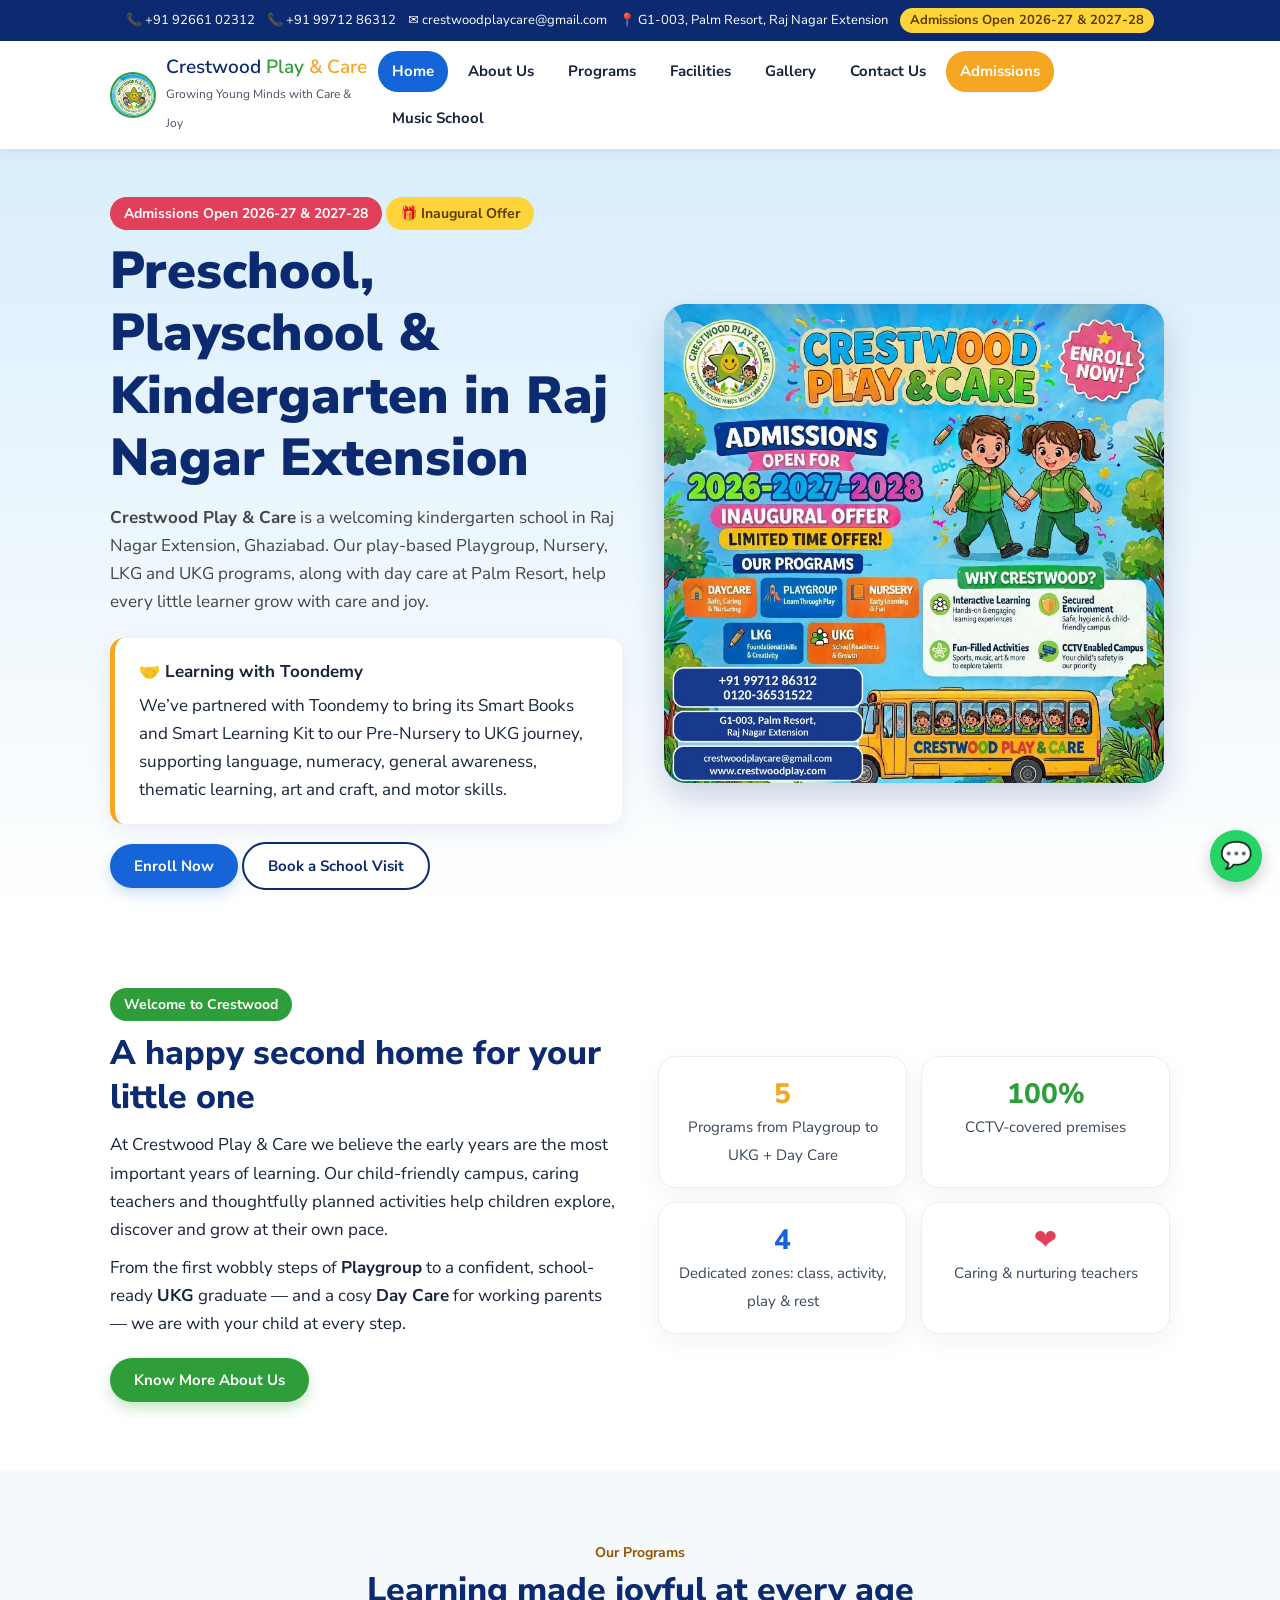
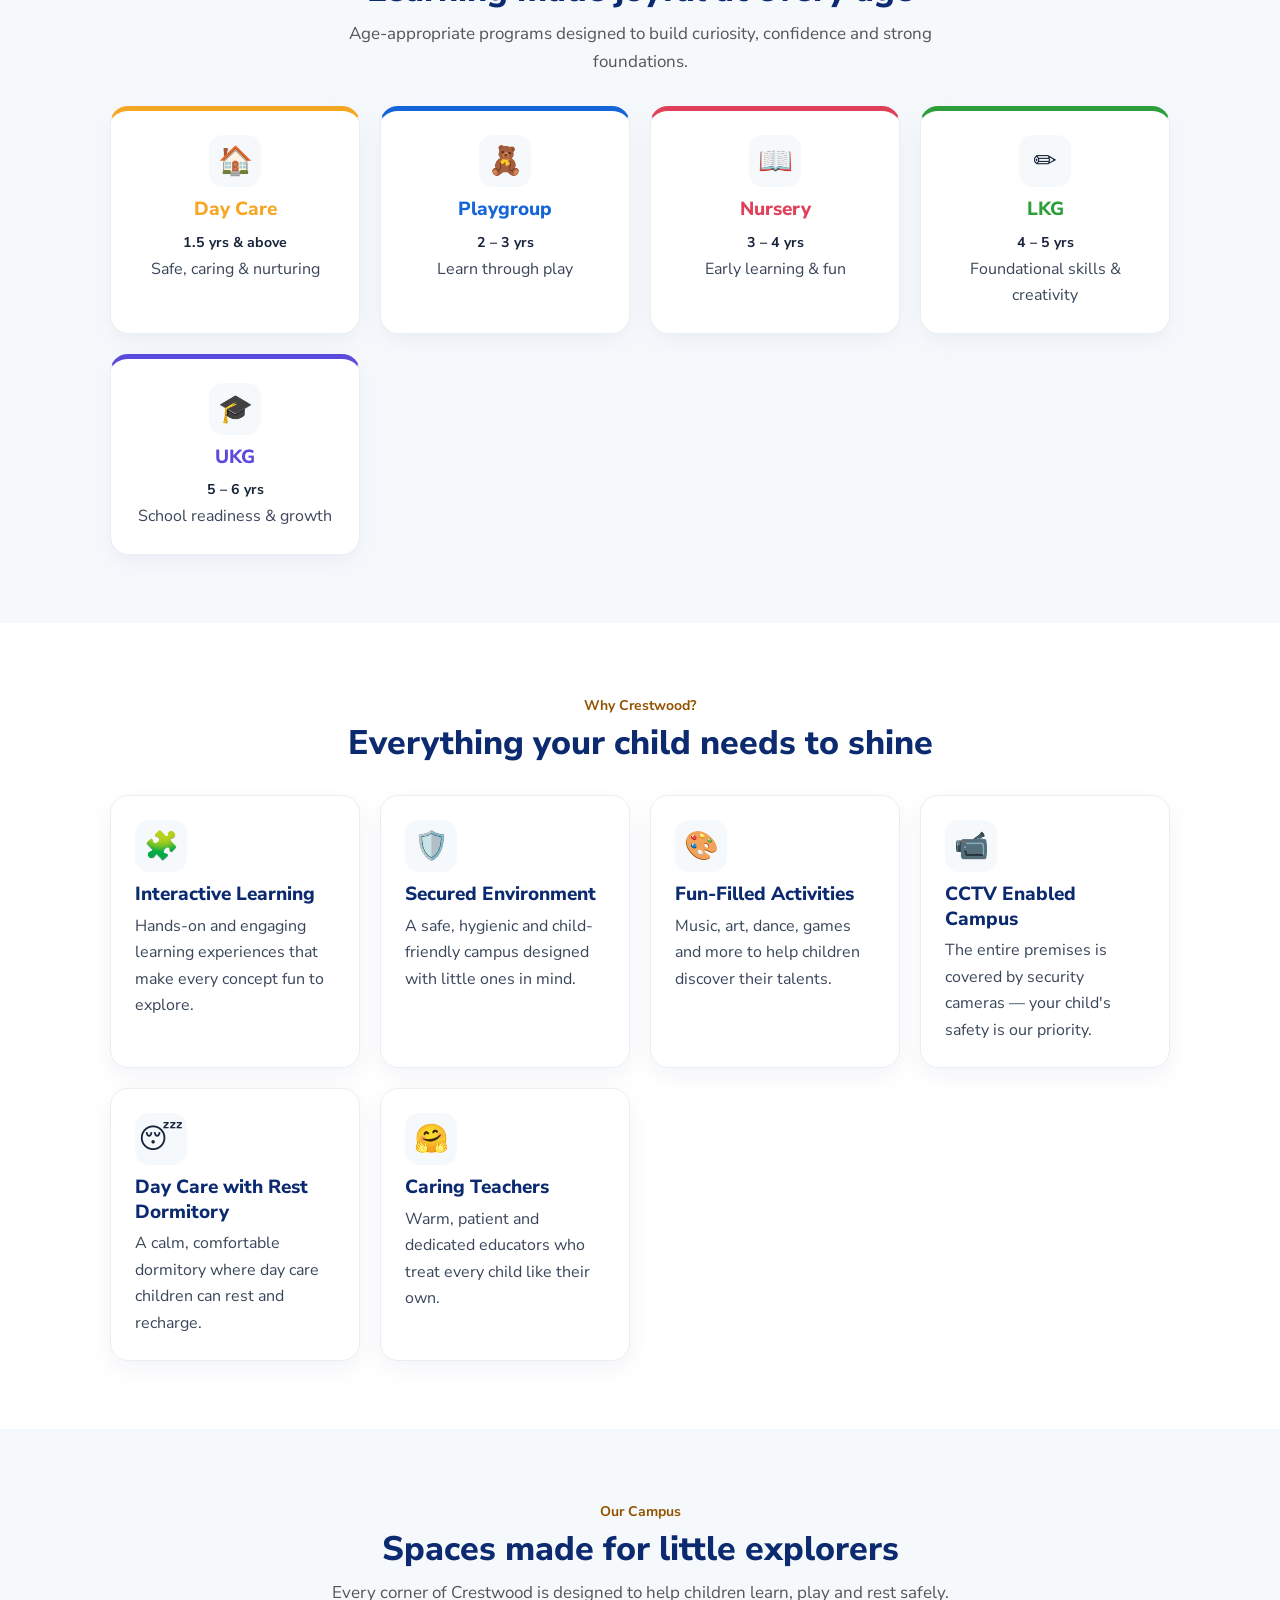
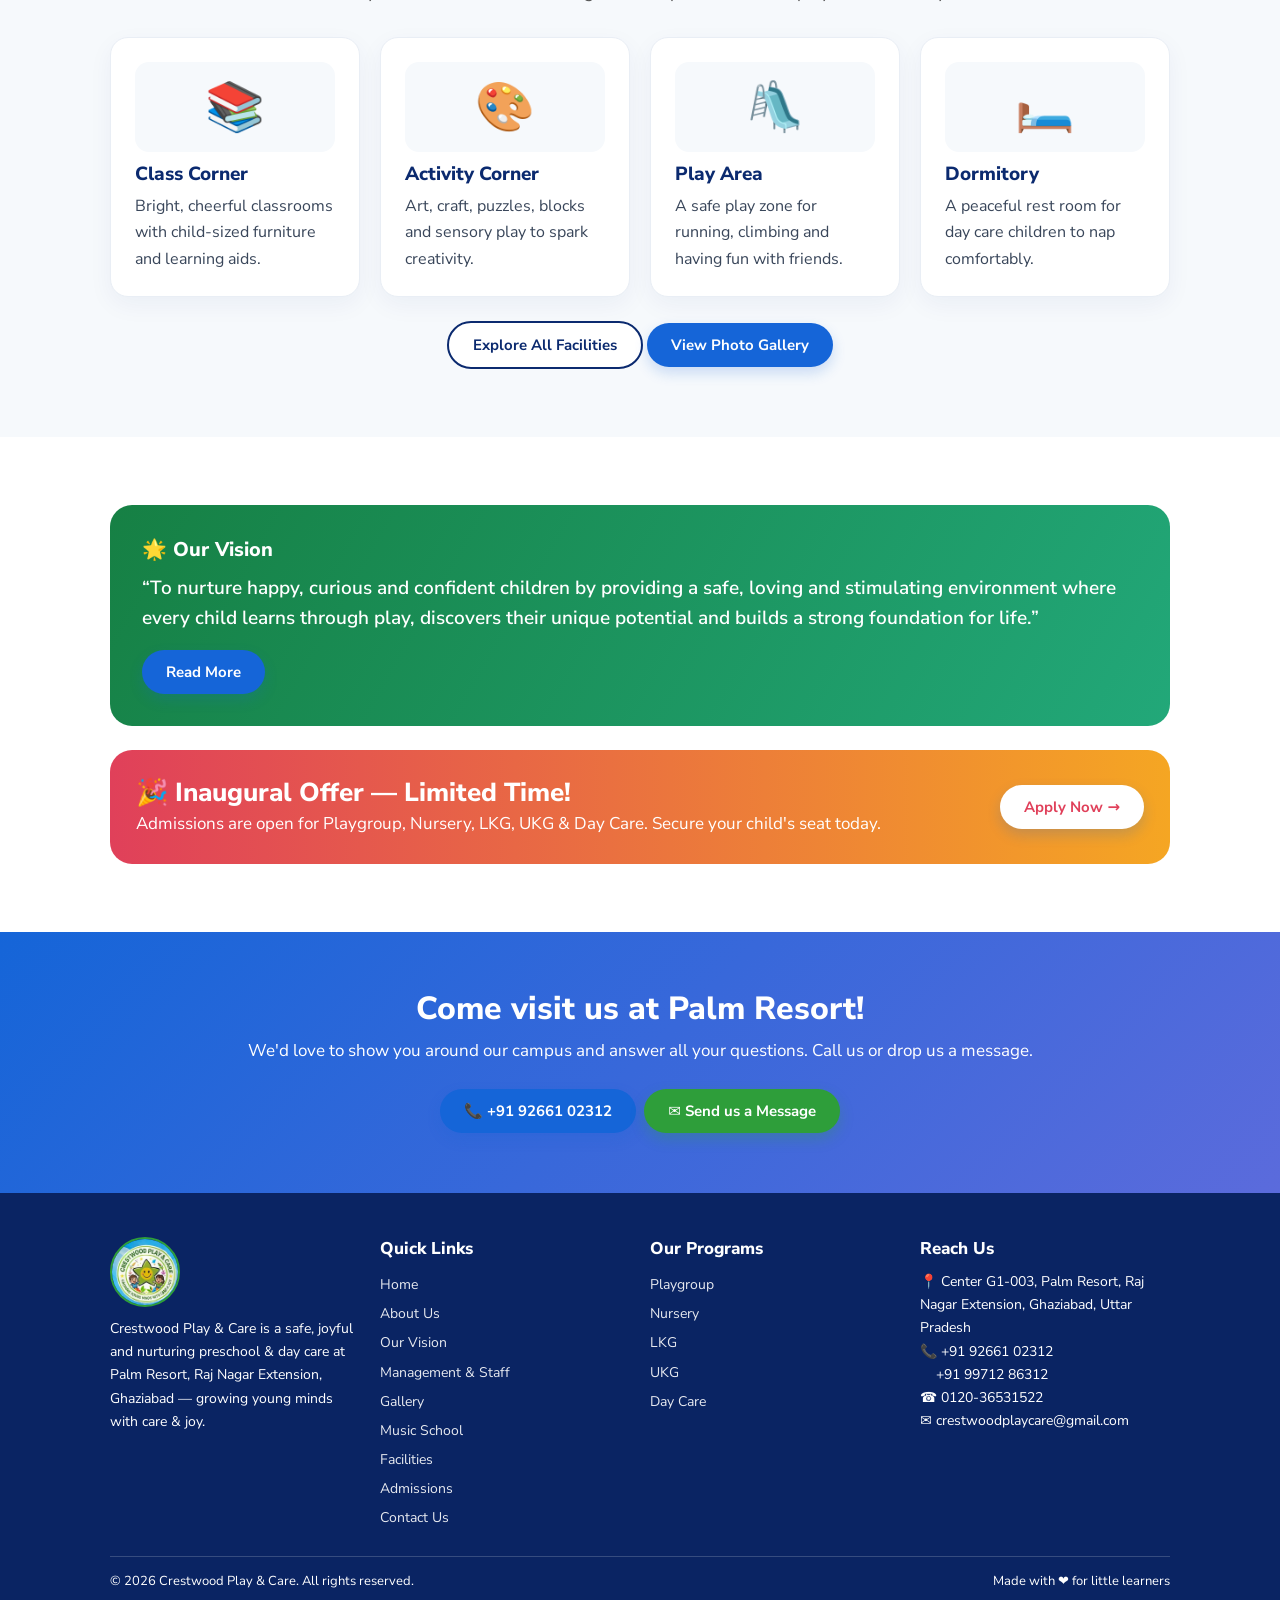
<file: index.html>
<!DOCTYPE html>
<html lang="en">
<head>
<meta charset="utf-8">
<meta name="viewport" content="width=device-width,initial-scale=1">
<title>Preschool &amp; Playschool in Raj Nagar Extension | Crestwood</title>
<meta name="description" content="Preschool, playschool and kindergarten in Raj Nagar Extension, Ghaziabad. Crestwood offers play-based Playgroup to UKG and day care at Palm Resort.">
<meta name="robots" content="index, follow">
<link rel="canonical" href="https://crestwoodplay.com/">
<link rel="icon" type="image/png" href="assets/crestwood-logo.png">
<link rel="preload" as="image" href="assets/crestwood-homepage.jpg" fetchpriority="high">
<meta property="og:type" content="website">
<meta property="og:locale" content="en_IN">
<meta property="og:site_name" content="Crestwood Play &amp; Care">
<meta property="og:title" content="Preschool &amp; Playschool in Raj Nagar Extension | Crestwood">
<meta property="og:description" content="Looking for a preschool, playschool or kindergarten in Raj Nagar Extension, Ghaziabad? Explore Crestwood's play-based programs and day care.">
<meta property="og:url" content="https://crestwoodplay.com/">
<meta property="og:image" content="https://crestwoodplay.com/assets/crestwood-homepage.jpg">
<meta name="twitter:card" content="summary_large_image">
<meta name="twitter:title" content="Preschool &amp; Playschool in Raj Nagar Extension | Crestwood">
<meta name="twitter:description" content="Play-based preschool, playschool, kindergarten and day care at Palm Resort, Raj Nagar Extension, Ghaziabad.">
<meta name="twitter:image" content="https://crestwoodplay.com/assets/crestwood-homepage.jpg">
<link href="https://fonts.googleapis.com/css2?family=Nunito+Sans:wght@400;500;600;700;800;900&display=swap" rel="stylesheet">
<link rel="stylesheet" href="css/site.css">
<script type="application/ld+json">
{
  "@context": "https://schema.org",
  "@type": "EducationalOrganization",
  "@id": "https://crestwoodplay.com/#school",
  "name": "Crestwood Play & Care",
  "url": "https://crestwoodplay.com/",
  "logo": "https://crestwoodplay.com/assets/crestwood-logo.png",
  "image": "https://crestwoodplay.com/assets/crestwood-homepage.jpg",
  "description": "Play-based preschool, playschool, kindergarten and day care at Palm Resort, Raj Nagar Extension, Ghaziabad.",
  "telephone": [
    "+919266102312",
    "+919971286312"
  ],
  "email": "crestwoodplaycare@gmail.com",
  "address": {
    "@type": "PostalAddress",
    "streetAddress": "Center G1-003, Palm Resort",
    "addressLocality": "Raj Nagar Extension, Ghaziabad",
    "addressRegion": "Uttar Pradesh",
    "addressCountry": "IN"
  },
  "areaServed": {
    "@type": "City",
    "name": "Ghaziabad"
  }
}
</script>
</head>
<body>
<div class="top"><div class="w">
<a href="tel:+919266102312">📞 +91 92661 02312</a><a href="tel:+919971286312">📞 +91 99712 86312</a><a href="mailto:crestwoodplaycare@gmail.com">✉ crestwoodplaycare@gmail.com</a><span>📍 G1-003, Palm Resort, Raj Nagar Extension</span><span class="pill">Admissions Open 2026-27 &amp; 2027-28</span></div></div>
<header><div class="w">
<a href="#home" class="brand"><img class="logo" src="assets/crestwood-logo.png" alt="Crestwood Play &amp; Care logo"><span><b>Crestwood <i>Play</i> <u>&amp; Care</u></b><small>Growing Young Minds with Care &amp; Joy</small></span></a>
<nav id="nav"><a href="music-school.html">Music School</a></nav></div></header>

<main>
<!-- HOME -->
<div class="pg" id="home">
<section style="padding:48px 0 30px;background:linear-gradient(180deg,#d9eefb,#fff)"><div class="w split">
<div>
<span class="badge" style="background:var(--red)">Admissions Open 2026-27 &amp; 2027-28</span> <span class="badge" style="background:#ffd43b;color:#5a3d00">🎁 Inaugural Offer</span>
<h1 class="hs">Preschool, Playschool &amp; Kindergarten in Raj Nagar Extension</h1>
<p style="margin:14px 0 22px;color:#444"><b>Crestwood Play &amp; Care</b> is a welcoming kindergarten school in Raj Nagar Extension, Ghaziabad. Our play-based Playgroup, Nursery, LKG and UKG programs, along with day care at Palm Resort, help every little learner grow with care and joy.</p>
<div class="quote" style="margin:0 0 18px"><b>🤝 Learning with Toondemy</b><p style="margin-top:6px">We’ve partnered with Toondemy to bring its Smart Books and Smart Learning Kit to our Pre-Nursery to UKG journey, supporting language, numeracy, general awareness, thematic learning, art and craft, and motor skills.</p></div>
<a class="btn" href="#admissions">Enroll Now</a> <a class="btn o" href="#contact">Book a School Visit</a></div>
<div class="poster home-poster"><img src="assets/crestwood-homepage.jpg" alt="Crestwood Play &amp; Care admissions poster"></div>
</div></section>

<section><div class="w split">
<div><span class="badge" style="background:var(--grn)">Welcome to Crestwood</span>
<h2 style="font-size:34px;margin-bottom:12px">A happy second home for your little one</h2>
<p style="margin-bottom:10px">At Crestwood Play &amp; Care we believe the early years are the most important years of learning. Our child-friendly campus, caring teachers and thoughtfully planned activities help children explore, discover and grow at their own pace.</p>
<p style="margin-bottom:20px">From the first wobbly steps of <b>Playgroup</b> to a confident, school-ready <b>UKG</b> graduate — and a cosy <b>Day Care</b> for working parents — we are with your child at every step.</p>
<a class="btn g" href="#about">Know More About Us</a></div>
<div class="stats" id="stats"></div></div></section>

<section class="alt"><div class="w"><div class="sh"><span class="tag">Our Programs</span><h2>Learning made joyful at every age</h2><p>Age-appropriate programs designed to build curiosity, confidence and strong foundations.</p></div>
<div class="grid" id="progCards"></div></div></section>

<section><div class="w"><div class="sh"><span class="tag">Why Crestwood?</span><h2>Everything your child needs to shine</h2></div>
<div class="grid" id="why"></div></div></section>

<section class="alt"><div class="w"><div class="sh"><span class="tag">Our Campus</span><h2>Spaces made for little explorers</h2><p>Every corner of Crestwood is designed to help children learn, play and rest safely.</p></div>
<div class="grid" id="campus"></div><p style="text-align:center;margin-top:24px"><a class="btn o" href="#facilities">Explore All Facilities</a> <a class="btn" href="#gallery">View Photo Gallery</a></p></div></section>

<section><div class="w"><div class="vis"><h3>🌟 Our Vision</h3><p>“To nurture happy, curious and confident children by providing a safe, loving and stimulating environment where every child learns through play, discovers their unique potential and builds a strong foundation for life.”</p><a class="btn" href="#about">Read More</a></div>
<div class="offer"><div><h3>🎉 Inaugural Offer — Limited Time!</h3><p>Admissions are open for Playgroup, Nursery, LKG, UKG &amp; Day Care. Secure your child's seat today.</p></div><a class="btn" style="background:#fff;color:var(--red)" href="#admissions">Apply Now →</a></div></div></section>
<div class="cta"><div class="w"><h2>Come visit us at Palm Resort!</h2><p>We'd love to show you around our campus and answer all your questions. Call us or drop us a message.</p><a class="btn" href="tel:+919266102312">📞 +91 92661 02312</a><a class="btn g" href="#contact">✉ Send us a Message</a></div></div>
</div>

<!-- ABOUT -->
<div class="pg" id="about">
<div class="hero"><div class="w"><div class="crumb">Home / About Us</div><h1>About Crestwood Play &amp; Care</h1><p>Growing young minds with care &amp; joy — right in the heart of Palm Resort, Raj Nagar Extension.</p></div></div>
<section><div class="w split"><div><span class="badge">Who We Are</span><h2 style="font-size:32px;margin-bottom:12px">Introduction</h2>
<p style="margin-bottom:10px"><b>Crestwood Play &amp; Care</b> is a preschool and day care centre located at <b>Center G1-003, Palm Resort, Raj Nagar Extension, Ghaziabad</b>. We offer <b>Playgroup, Nursery, LKG</b> and <b>UKG</b> programs along with a full <b>Day Care</b> facility for working parents.</p>
<p style="margin-bottom:10px">Our campus has thoughtfully designed spaces — a <b>class corner</b> for focused learning, an <b>activity corner</b> for creativity, a safe <b>play area</b> and a peaceful <b>dormitory</b> where day care children can rest. The entire premises is under <b>CCTV surveillance</b>, so parents can be assured of their child's safety.</p>
<p>We follow a play-based, activity-oriented approach where children learn by doing, exploring and having fun — building strong foundations in language, numbers, social skills and confidence.</p></div>
<img class="logo" src="assets/crestwood-logo.png" alt="Crestwood Play &amp; Care logo" style="width:240px;height:240px;border-width:4px;margin:auto"></div></section>
<section class="alt"><div class="w"><div class="sh"><span class="tag">Crestwood Vision</span><h2>What we dream for every child</h2></div>
<div class="vis"><h3>🌟 Our Vision</h3><p>“To nurture happy, curious and confident children by providing a safe, loving and stimulating environment where every child learns through play, discovers their unique potential and builds a strong foundation for life.”</p></div>
<div class="grid" style="margin-top:20px;grid-template-columns:repeat(auto-fit,minmax(300px,1fr))">
<div class="card"><div class="ic">🎯</div><h3>Our Mission</h3><ul class="chk"><li>Provide a safe, hygienic and secure environment where children feel at home.</li><li>Make learning joyful through play, stories, music, art and hands-on activities.</li><li>Develop every child's social, emotional, physical and cognitive skills.</li><li>Prepare children to step confidently into formal schooling.</li><li>Partner closely with parents in their child's growth journey.</li></ul></div>
<div class="card"><div class="ic">🌱</div><h3>Our Approach</h3><ul class="chk"><li><b>Learning through play</b> – children learn best when they are having fun.</li><li><b>Child-centric</b> – every child grows at their own pace and in their own way.</li><li><b>Activity based</b> – hands-on experiences in our activity corner.</li><li><b>Values &amp; manners</b> – sharing, kindness, respect and good habits.</li><li><b>Care beyond class</b> – a nurturing day care for working families.</li></ul></div></div></div></section>
<section><div class="w"><div class="sh"><span class="tag">Our Values</span><h2>The Crestwood way</h2></div><div class="grid" id="values"></div></div></section>
<section class="alt"><div class="w"><div class="sh"><span class="tag">Our Management</span><h2>Meet the people behind Crestwood</h2><p>Crestwood is led by a passionate team committed to quality early-childhood education and care.</p></div>
<div class="grid management-leaders">
<div class="card" style="text-align:center"><img class="team-photo management-photo" src="assets/Management/Sadhna.jpg" alt="Sadhna, Founder and Director"><h3>Sadhna</h3><div class="role">Founder &amp; Director</div><p>With a deep belief that the early years shape a lifetime, Sadhna founded Crestwood Play &amp; Care to give the children of Raj Nagar Extension a safe, joyful and enriching place to learn and grow.</p></div>
<div class="card" style="text-align:center"><img class="team-photo management-photo" src="assets/Management/Meenakshi.jpg" alt="Meenakshi Bisht, Centre Head"><h3>Meenakshi Bisht</h3><div class="role">Centre Head &amp; Academic Coordinator</div><p>Meenakshi oversees daily operations, curriculum planning and teacher development, ensuring every child receives individual attention and every parent stays informed.</p></div></div>
<div class="grid management-team" style="grid-template-columns:repeat(auto-fit,minmax(230px,1fr));margin-top:20px">
<div class="card" style="text-align:center"><img class="team-photo" src="assets/Management/Niharika.jpg" alt="Niharika Mishra, Early Childhood Teacher"><h3>Niharika Mishra</h3><div class="role">Early Childhood Teacher</div><p>Niharika helps create a warm, encouraging classroom where children learn through play, stories and hands-on activities.</p></div>
<div class="card" style="text-align:center"><img class="team-photo" src="assets/Management/Anil.JPG" alt="Anil Rawat, Front Office"><h3>Anil Rawat</h3><div class="role">Front Office &amp; Parent Support</div><p>Anil helps families with admissions, campus visits and questions about the school.</p></div>
<div class="card" style="text-align:center"><img class="team-photo" src="assets/Management/Naresh.jpg" alt="Naresh, Administration"><h3>Naresh</h3><div class="role">Administration</div><p>Supporting the administration of Crestwood Play &amp; Care.</p></div></div>
<div class="quote"><b>💬 Message from the Director</b><p style="margin-top:6px">“Dear Parents, every child is unique and full of wonder. At Crestwood, our promise is simple — to love, protect and inspire your child as our own. We have created a space where little ones feel safe, laugh freely and learn joyfully. We look forward to welcoming your family into the Crestwood family.” — Sadhna, Founder &amp; Director</p></div></div></section>
<section><div class="w"><div class="sh"><span class="tag">Our Staff</span><h2>A caring team for your little ones</h2><p>Our team is carefully selected for their warmth, patience and love for children.</p></div><div class="grid" id="staff"></div></div></section>
</div>

<!-- GALLERY -->
<div class="pg" id="gallery">
<div class="hero"><div class="w"><div class="crumb">Home / Gallery</div><h1>Life at Crestwood</h1><p>A glimpse of the happy moments children share at our school.</p></div></div>
<section><div class="w"><div class="sh"><span class="tag">Our School Gallery</span><h2>Little moments, big memories</h2><p>Browse real photos from our school, organized by area.</p></div>
<div class="gallery-filters" role="group" aria-label="Filter gallery photos">
<button class="gallery-filter active" type="button" data-gallery-filter="all" aria-pressed="true">All Photos</button>
<button class="gallery-filter" type="button" data-gallery-filter="activity" aria-pressed="false">Activity</button>
<button class="gallery-filter" type="button" data-gallery-filter="classroom" aria-pressed="false">Classroom</button>
<button class="gallery-filter" type="button" data-gallery-filter="play-area" aria-pressed="false">Kids Play Area</button>
<button class="gallery-filter" type="button" data-gallery-filter="outdoor" aria-pressed="false">Outdoor</button>
<button class="gallery-filter" type="button" data-gallery-filter="daycare" aria-pressed="false">Day Care</button>
</div>
<div class="gallery-grid">
<a class="gallery-card card" href="assets/gallery/Activity/Activity1.jpg" target="_blank" rel="noopener" data-gallery-category="activity">
<img src="assets/gallery/Activity/Activity1.jpg" alt="Children taking part in a school activity" loading="lazy"><span>Learning through activities</span>
</a>
<a class="gallery-card card" href="assets/gallery/Activity/Activity2.jpg" target="_blank" rel="noopener" data-gallery-category="activity">
<img src="assets/gallery/Activity/Activity2.jpg" alt="A school activity at Crestwood" loading="lazy"><span>Creative moments at Crestwood</span>
</a>
<a class="gallery-card card" href="assets/gallery/Classroom/class2.jpg" target="_blank" rel="noopener" data-gallery-category="classroom">
<img src="assets/gallery/Classroom/class2.jpg" alt="Children learning in a Crestwood classroom" loading="lazy"><span>Learning together in class</span>
</a>
<a class="gallery-card card" href="assets/gallery/Classroom/class3.jpg" target="_blank" rel="noopener" data-gallery-category="classroom">
<img src="assets/gallery/Classroom/class3.jpg" alt="A classroom moment at Crestwood" loading="lazy"><span>Every day brings something new</span>
</a>
<a class="gallery-card card" href="assets/gallery/Kids%20play%20area/Kid%20playing%20with%20toy.jpg" target="_blank" rel="noopener" data-gallery-category="play-area">
<img src="assets/gallery/Kids%20play%20area/Kid%20playing%20with%20toy.jpg" alt="A child playing with a toy at Crestwood" loading="lazy"><span>A little one enjoying playtime</span>
</a>
<a class="gallery-card card" href="assets/gallery/Kids%20play%20area/Kids%20on%20see%20saw.jpg" target="_blank" rel="noopener" data-gallery-category="play-area">
<img src="assets/gallery/Kids%20play%20area/Kids%20on%20see%20saw.jpg" alt="Children playing together on a seesaw at Crestwood" loading="lazy"><span>Friends sharing a seesaw</span>
</a>
<a class="gallery-card card" href="assets/gallery/Kids%20play%20area/Play3.jpg" target="_blank" rel="noopener" data-gallery-category="play-area">
<img src="assets/gallery/Kids%20play%20area/Play3.jpg" alt="Children enjoying the play area at Crestwood" loading="lazy"><span>More fun in the play area</span>
</a>
<a class="gallery-card card" href="assets/gallery/Outdoor/Outdoor1.jpg" target="_blank" rel="noopener" data-gallery-category="outdoor">
<img src="assets/gallery/Outdoor/Outdoor1.jpg" alt="Crestwood Play &amp; Care entrance at Palm Resort" loading="lazy"><span>A warm welcome to Crestwood</span>
</a>
<a class="gallery-card card" href="assets/gallery/Outdoor/Outdoor2.jpg" target="_blank" rel="noopener" data-gallery-category="outdoor">
<img src="assets/gallery/Outdoor/Outdoor2.jpg" alt="Crestwood Play &amp; Care outdoor sign and entrance" loading="lazy"><span>Find us at Palm Resort</span>
</a>
<a class="gallery-card card" href="assets/gallery/Daycare/Daycare1.jpg" target="_blank" rel="noopener" data-gallery-category="daycare">
<img src="assets/gallery/Daycare/Daycare1.jpg" alt="Children spending time in Crestwood's day care" loading="lazy"><span>Moments from day care</span>
</a>
<a class="gallery-card card" href="assets/gallery/Daycare/Daycare2.jpg" target="_blank" rel="noopener" data-gallery-category="daycare">
<img src="assets/gallery/Daycare/Daycare2.jpg" alt="A day care moment at Crestwood" loading="lazy"><span>A happy day at Crestwood</span>
</a>
<a class="gallery-card card" href="assets/gallery/Daycare/Daycare3.jpg" target="_blank" rel="noopener" data-gallery-category="daycare">
<img src="assets/gallery/Daycare/Daycare3.jpg" alt="Children enjoying their time at Crestwood day care" loading="lazy"><span>Growing, playing and learning</span>
</a>
</div>
<p class="gallery-empty" id="galleryEmpty" aria-live="polite" hidden>More photos for this area are coming soon.</p>
</div></section>
<div class="cta"><div class="w"><h2>Come see Crestwood in person</h2><p>Schedule a visit and explore our school with your child.</p><a class="btn" href="#contact">📅 Book a Visit</a></div></div>
</div>

<!-- PROGRAMS -->
<div class="pg" id="programs">
<div class="hero"><div class="w"><div class="crumb">Home / Programs</div><h1>Our Programs</h1><p>Age-appropriate, play-based programs that build strong foundations for school and for life.</p></div></div>
<div id="progList"></div>
<section class="alt"><div class="w"><div class="sh"><span class="tag">In partnership with Toondemy</span><h2>Smart Books &amp; Smart Learning Kit</h2><p>Toondemy’s early-learning solution supports children from Pre-Nursery to UKG across language, numeracy, general awareness, thematic learning, art and craft, and motor skills.</p></div>
<div class="grid">
<div class="card"><div class="ic">📚</div><h3>Play ’N’ Learn Kit</h3><p>Assessment book, worksheets, wall charts and flash cards, activity folder, stickers, and a certificate of achievement.</p></div>
<div class="card"><div class="ic">🧑‍🏫</div><h3>School &amp; Teacher Apps</h3><p>School tools for attendance, admissions, communication and reports, alongside teacher lesson plans, planners, e-books, rhymes, worksheets, videos and games.</p></div>
<div class="card"><div class="ic">👨‍👩‍👧</div><h3>Parent App &amp; Learning Support</h3><p>Parent updates, direct messaging and 1,000+ interactive activities for home practice, complemented by AI-supported activity guidance and notices.</p></div>
</div></div></section>
<section class="alt"><div class="w"><div class="card" style="text-align:center;margin-bottom:30px"><span class="badge" style="background:var(--grn)">Day Care</span><h2 style="margin-bottom:6px">Safe, Caring &amp; Nurturing Day Care</h2><p style="max-width:620px;margin:0 auto 20px">A home away from home for children of working parents — with loving caregivers, a comfortable dormitory for rest and a fully CCTV-monitored campus.</p>
<div class="grid" id="dcare" style="text-align:left"></div><p style="margin-top:20px"><a class="btn" href="#admissions">Enquire for Day Care</a></p></div>
<div class="split"><div><span class="badge" style="background:#ffd43b;color:#5a3d00">A Day at Crestwood</span><h2 style="font-size:32px;margin-bottom:8px">What a typical day looks like</h2><p>A sample routine for our preschool children. Timings may vary by program and are shared with parents at admission.</p></div>
<table class="day" id="day"></table></div></div></section>
<div class="cta"><div class="w"><h2>Find the right program for your child</h2><p>Not sure which program fits best? Talk to us — we're happy to guide you.</p><a class="btn" href="#admissions">Admission Details</a><a class="btn g" href="tel:+919266102312">📞 Call Us</a></div></div>
</div>

<!-- FACILITIES -->
<div class="pg" id="facilities">
<div class="hero"><div class="w"><div class="crumb">Home / Facilities</div><h1>Our Facilities</h1><p>Safe, clean and child-friendly spaces designed for learning, play and rest.</p></div></div>
<section><div class="w"><div class="grid" id="fac"></div></div></section>
<section class="alt"><div class="w split"><div><span class="badge" style="background:var(--red)">Safety First</span><h2 style="font-size:32px;margin-bottom:10px">Your child's safety is our priority</h2><p style="margin-bottom:10px">We understand how important it is for parents to feel confident about where their child spends the day. That's why safety is built into everything we do at Crestwood.</p>
<ul class="chk"><li>Entire premises covered by CCTV security cameras</li><li>Secure, gated campus inside Palm Resort</li><li>Children handed over only to parents or authorised guardians</li><li>Child-safe furniture, rounded edges and covered sockets</li><li>First-aid kit and trained staff on campus</li><li>Constant adult supervision in class, play and rest areas</li></ul></div>
<div class="card" style="text-align:center;max-width:320px;margin:auto"><div style="font-size:72px">🛡️</div><h3>CCTV Enabled Campus</h3><p>Safe · Secure · Supervised</p></div></div></section>
<div class="cta"><div class="w"><h2>See our campus in person</h2><p>Schedule a visit and let your child experience Crestwood first-hand.</p><a class="btn" href="#contact">📅 Book a Visit</a><a class="btn g" href="#admissions">Admissions</a></div></div>
</div>

<!-- ADMISSIONS -->
<div class="pg" id="admissions">
<div class="hero or"><div class="w"><div class="crumb">Home / Admissions</div><h1>Admissions Open 2026-27 &amp; 2027-28</h1><p>Playgroup · Nursery · LKG · UKG · Day Care — avail our limited-time Inaugural Offer!</p></div></div>
<section><div class="w split"><div><span class="badge" style="background:var(--grn)">Join the Crestwood Family</span><h2 style="font-size:32px;margin-bottom:10px">Admissions at Crestwood Play &amp; Care</h2>
<p style="margin-bottom:10px">We are delighted that you are considering Crestwood Play &amp; Care for your child. Admissions are now open for the 2026-27 and 2027-28 academic sessions for <b>Playgroup, Nursery, LKG and UKG</b>, and throughout the year for <b>Day Care</b>.</p>
<p style="margin-bottom:14px">Seats in each class are limited to ensure individual attention for every child, so we encourage parents to complete the admission process early.</p>
<div class="quote" style="margin:0 0 18px;background:#fff6e0"><b>🎁 Inaugural Offer — Limited Time!</b> Special admission benefits for our founding batch. Call us or submit the enquiry form below to know more.</div>
<a class="btn" href="#enq" data-scroll>Apply / Enquire Now</a> <a class="btn o" href="tel:+919266102312">📞 +91 92661 02312</a></div>
<div class="poster"><img src="assets/crestwood_poster_hires.jpg" alt="Crestwood admissions and inaugural offer poster"></div></div></section>
<section class="alt"><div class="w"><div class="sh"><span class="tag">Programs &amp; Age Criteria</span><h2>Which class is right for my child?</h2><p>Age is calculated as on <b>31st March</b> of the admission year.</p></div>
<table class="age" id="age"></table><p class="note" style="text-align:center;margin-top:12px">Age criteria may be relaxed slightly at the discretion of the management. Please speak to us if your child's age falls between two classes.</p></div></section>
<section><div class="w"><div class="sh"><span class="tag">Admission Process</span><h2>5 simple steps to join Crestwood</h2></div><div class="steps" id="steps"></div></div></section>
<section class="alt"><div class="w grid" style="grid-template-columns:repeat(auto-fit,minmax(320px,1fr))">
<div class="card"><div class="ic">📁</div><h3>Documents Required</h3><ul class="chk" style="margin-top:8px"><li>Duly filled admission form</li><li>Child's birth certificate (copy)</li><li>Child's Aadhaar card (copy, if available)</li><li>4 recent passport-size photographs of the child</li><li>2 passport-size photographs each of both parents / guardians</li><li>Aadhaar card / ID proof of parents (copy)</li><li>Address proof (copy)</li><li>Child's immunisation / vaccination record (copy)</li><li>Medical information or allergies, if any</li></ul><p class="note" style="margin-top:8px">Please carry the originals for verification at the time of admission.</p></div>
<div class="card"><div class="ic">💰</div><h3>Fee Structure</h3><p style="margin:6px 0 10px">Our fee structure is affordable and transparent. Fee details vary by program and day care plan, and are shared during your campus visit or over a call.</p><ul class="chk"><li>One-time admission / registration charges</li><li>Tuition fee payable monthly or quarterly</li><li>Day care plans to suit working parents</li><li><b>Special inaugural offer</b> for a limited time</li><li>Sibling benefits — ask us!</li></ul><div class="quote" style="background:#fff6e0;font-size:14px">📞 For the latest fee details please call +91 92661 02312 / +91 99712 86312 or email crestwoodplaycare@gmail.com.</div></div></div></section>
<section><div class="w" style="max-width:760px"><div class="sh"><span class="tag">FAQs</span><h2>Frequently asked questions</h2></div><div id="faq"></div></div></section>
<section class="alt" id="enq"><div class="w" style="max-width:760px"><div class="sh"><span class="tag">Admission Enquiry</span><h2>Apply / Enquire Now</h2><p>Fill in the details below and our admissions team will get in touch with you shortly.</p></div>
<form class="card" id="f1" data-subj="Admission Enquiry">
<div><label for="a1">Parent / Guardian Name *</label><input id="a1" name="Parent" required></div>
<div><label for="a2">Mobile Number *</label><input id="a2" name="Mobile" type="tel" pattern="[0-9+ ]{10,14}" placeholder="e.g. 98XXXXXXXX" required></div>
<div><label for="a3">Email Address *</label><input id="a3" name="Email" type="email" required></div>
<div><label for="a4">Child's Name *</label><input id="a4" name="Child" required></div>
<div><label for="a5">Child's Date of Birth *</label><input id="a5" name="DOB" type="date" required></div>
<div><label for="a6">Program *</label><select id="a6" name="Program" required><option value="">Select a program</option><option>Day Care</option><option>Playgroup</option><option>Nursery</option><option>LKG</option><option>UKG</option></select></div>
<div><label for="a7">Academic Session *</label><select id="a7" name="Session" required><option value="">Select a session</option><option>2026-27</option><option>2027-28</option></select></div>
<div><label for="a8">Preferred Campus Visit Date</label><input id="a8" name="Visit date" type="date"></div>
<div class="f"><label for="a9">Message / Questions</label><textarea id="a9" name="Message" rows="4" placeholder="Anything you'd like us to know?"></textarea></div>
<div class="f"><button class="btn" type="submit">Submit Enquiry</button> <span class="ok" role="status"></span><p class="note" style="margin-top:8px">Your details are sent to crestwoodplaycare@gmail.com and are used only to respond to your enquiry.</p></div></form></div></section>
</div>

<!-- CONTACT -->
<div class="pg" id="contact">
<div class="hero"><div class="w"><div class="crumb">Home / Contact Us</div><h1>Contact Us</h1><p>We'd love to hear from you! Call, visit or send us a message — we'll get back to you soon.</p></div></div>
<section><div class="w split" style="align-items:start"><div><span class="badge" style="background:var(--grn)">Get In Touch</span><h2 style="font-size:32px;margin-bottom:8px">Crestwood Play &amp; Care</h2><p>Have a question about admissions, programs or day care? Reach out to us through any of the options below.</p>
<div class="info"><div class="ic">📍</div><div><b>Visit Us</b><br>Center G1-003, Palm Resort,<br>Raj Nagar Extension, Ghaziabad, Uttar Pradesh</div></div>
<div class="info"><div class="ic">📞</div><div><b>Call Us</b><br><a href="tel:+919266102312">+91 92661 02312</a><br><a href="tel:+919971286312">+91 99712 86312</a><br><a href="tel:01236531522">0120-36531522</a></div></div>
<div class="info"><div class="ic">✉️</div><div><b>Email Us</b><br><a href="mailto:crestwoodplaycare@gmail.com">crestwoodplaycare@gmail.com</a></div></div>
<div class="info"><div class="ic">💬</div><div><b>WhatsApp</b><br><a href="https://wa.me/919266102312" target="_blank" rel="noopener">Chat with us on WhatsApp</a></div></div>
<div class="info"><div class="ic">🕒</div><div><b>Campus Visits</b><br>Please call us to schedule a convenient time for your campus visit.</div></div></div>
<form class="card" id="f2" data-subj="Website Message"><h3 class="f" style="font-size:22px">Send us a Message</h3><p class="f note" style="margin-top:-8px">Your message will be emailed directly to our team.</p>
<div><label for="c1">Your Name *</label><input id="c1" name="Name" required></div>
<div><label for="c2">Mobile Number *</label><input id="c2" name="Mobile" type="tel" placeholder="e.g. 98XXXXXXXX" required></div>
<div class="f"><label for="c3">Email Address *</label><input id="c3" name="Email" type="email" required></div>
<div class="f"><label for="c4">Subject *</label><select id="c4" name="Subject" required><option value="">Select a subject</option><option>Admissions</option><option>Day Care</option><option>Campus visit</option><option>Other</option></select></div>
<div class="f"><label for="c5">Message *</label><textarea id="c5" name="Message" rows="5" required></textarea></div>
<div class="f"><button class="btn g" type="submit">Send Message</button> <span class="ok" role="status"></span></div></form></div></section>
<section class="alt"><div class="w"><div class="sh"><span class="tag">Find Us</span><h2>Palm Resort, Raj Nagar Extension</h2></div>
<iframe title="Map of Palm Resort, Raj Nagar Extension" loading="lazy" src="https://www.google.com/maps?q=Palm+Resort+Raj+Nagar+Extension+Ghaziabad&output=embed"></iframe>
<p style="text-align:center;margin-top:20px"><a class="btn o" target="_blank" rel="noopener" href="https://www.google.com/maps/dir/?api=1&destination=Palm+Resort+Raj+Nagar+Extension+Ghaziabad">Get Directions</a></p></div></section>
</div>
</main>

<footer><div class="w"><div class="grid">
<div><img class="logo" src="assets/crestwood-logo.png" alt="Crestwood Play &amp; Care logo" style="width:70px;height:70px;margin-bottom:10px"><p>Crestwood Play &amp; Care is a safe, joyful and nurturing preschool &amp; day care at Palm Resort, Raj Nagar Extension, Ghaziabad — growing young minds with care &amp; joy.</p></div>
<div><h4>Quick Links</h4><a href="#home">Home</a><a href="#about">About Us</a><a href="#about">Our Vision</a><a href="#about">Management &amp; Staff</a><a href="#gallery">Gallery</a><a href="music-school.html">Music School</a><a href="#facilities">Facilities</a><a href="#admissions">Admissions</a><a href="#contact">Contact Us</a></div>
<div><h4>Our Programs</h4><a href="#programs">Playgroup</a><a href="#programs">Nursery</a><a href="#programs">LKG</a><a href="#programs">UKG</a><a href="#programs">Day Care</a></div>
<div><h4>Reach Us</h4><p>📍 Center G1-003, Palm Resort, Raj Nagar Extension, Ghaziabad, Uttar Pradesh</p><p>📞 +91 92661 02312<br>&nbsp;&nbsp;&nbsp;&nbsp;+91 99712 86312</p><p>☎ 0120-36531522</p><p>✉ crestwoodplaycare@gmail.com</p></div></div>
<div class="copy"><span>© 2026 Crestwood Play &amp; Care. All rights reserved.</span><span>Made with ❤️ for little learners</span></div></div></footer>
<a class="wa" href="https://wa.me/919266102312" target="_blank" rel="noopener" aria-label="Chat on WhatsApp">💬</a>

<script src="js/site.js" defer></script>
</body>
</html>
</file>
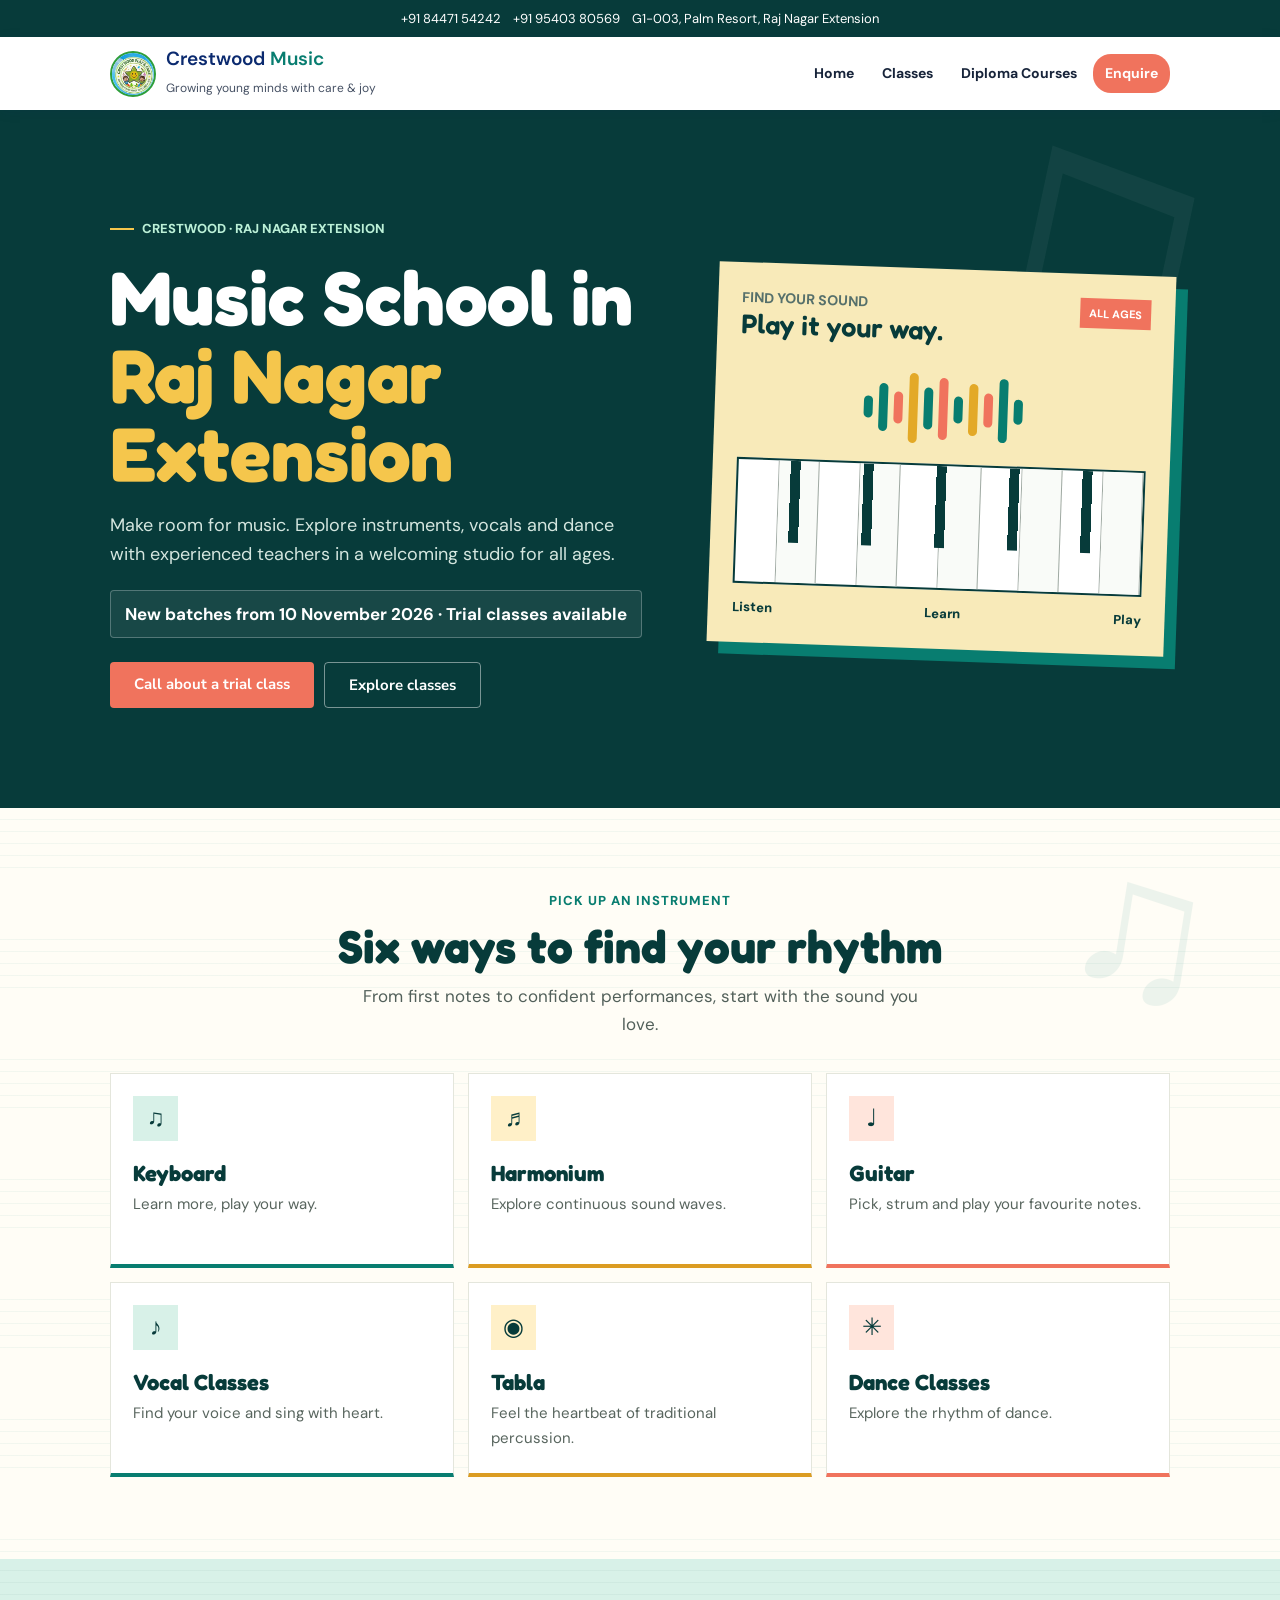
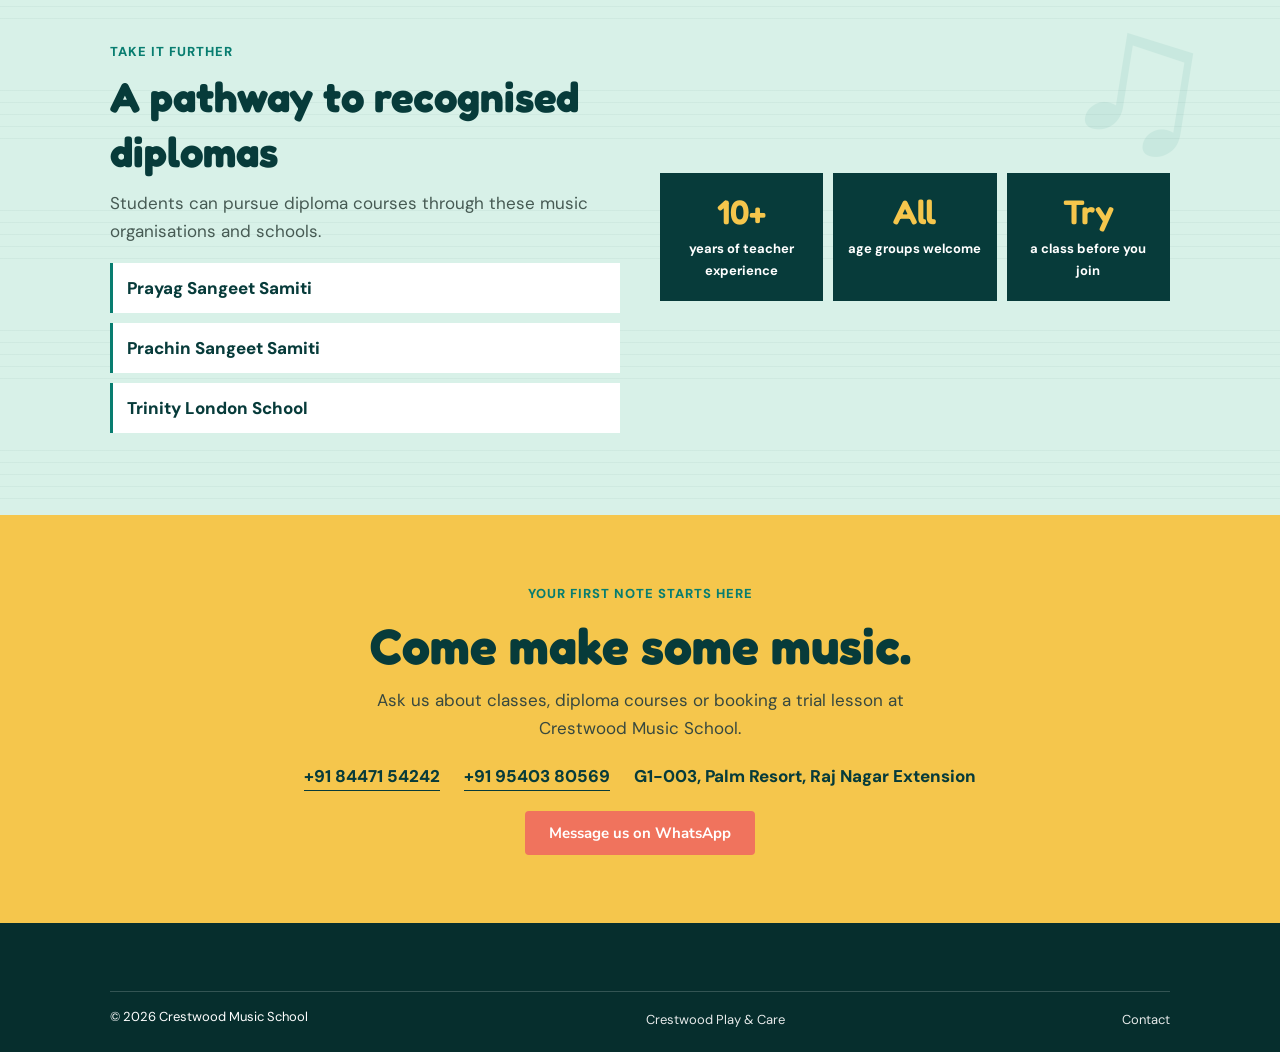
<file: music-school.html>
<!DOCTYPE html>
<html lang="en">
<head>
<meta charset="utf-8">
<meta name="viewport" content="width=device-width,initial-scale=1">
<title>Music School in Raj Nagar Extension | Crestwood Music School</title>
<meta name="description" content="Join Crestwood Music School in Raj Nagar Extension, Ghaziabad for keyboard, harmonium, guitar, vocal, tabla and dance classes. Trial classes and diploma courses available.">
<meta name="robots" content="index, follow">
<link rel="canonical" href="https://crestwoodplay.com/music-school.html">
<link rel="icon" type="image/png" href="assets/crestwood-logo.png">
<meta property="og:type" content="website">
<meta property="og:locale" content="en_IN">
<meta property="og:site_name" content="Crestwood Music School">
<meta property="og:title" content="Music School in Raj Nagar Extension | Crestwood Music School">
<meta property="og:description" content="Music and dance classes for all age groups in Raj Nagar Extension, Ghaziabad. Explore keyboard, harmonium, guitar, vocals, tabla and diploma courses.">
<meta property="og:url" content="https://crestwoodplay.com/music-school.html">
<meta property="og:image" content="https://crestwoodplay.com/assets/crestwood-logo.png">
<meta name="twitter:card" content="summary">
<meta name="twitter:title" content="Music School in Raj Nagar Extension | Crestwood Music School">
<meta name="twitter:description" content="Music and dance classes for all age groups in Raj Nagar Extension, Ghaziabad. Trial classes and diploma courses available.">
<link rel="preconnect" href="https://fonts.googleapis.com">
<link rel="preconnect" href="https://fonts.gstatic.com" crossorigin>
<link href="https://fonts.googleapis.com/css2?family=DM+Sans:wght@400;500;600;700;800&family=Fredoka:wght@400;500;600;700&family=Nunito+Sans:wght@400;600;700;800;900&display=swap" rel="stylesheet">
<link rel="stylesheet" href="css/site.css">
<script type="application/ld+json">
{
  "@context": "https://schema.org",
  "@type": "MusicSchool",
  "@id": "https://crestwoodplay.com/music-school.html#school",
  "name": "Crestwood Music School",
  "url": "https://crestwoodplay.com/music-school.html",
  "image": "https://crestwoodplay.com/assets/crestwood-logo.png",
  "description": "Music and dance classes for all age groups in Raj Nagar Extension, Ghaziabad, including keyboard, harmonium, guitar, vocals, tabla and diploma courses.",
  "telephone": ["+918447154242", "+919540380569"],
  "address": {
    "@type": "PostalAddress",
    "streetAddress": "G1-003, Palm Resort",
    "addressLocality": "Raj Nagar Extension, Ghaziabad",
    "addressRegion": "Uttar Pradesh",
    "addressCountry": "IN"
  },
  "areaServed": {
    "@type": "City",
    "name": "Ghaziabad"
  },
  "hasOfferCatalog": {
    "@type": "OfferCatalog",
    "name": "Music and dance classes",
    "itemListElement": ["Keyboard", "Harmonium", "Guitar", "Vocal Classes", "Tabla", "Dance Classes"]
  }
}
</script>
</head>
<body class="music-page">
<div class="top"><div class="w"><a href="tel:+918447154242">+91 84471 54242</a><a href="tel:+919540380569">+91 95403 80569</a><span>G1-003, Palm Resort, Raj Nagar Extension</span></div></div>
<header><div class="w">
<a href="index.html#home" class="brand"><img class="logo" src="assets/crestwood-logo.png" alt="Crestwood logo"><span><b>Crestwood <i>Music</i></b><small>Growing young minds with care &amp; joy</small></span></a>
<nav class="music-nav" aria-label="Main navigation"><a href="index.html#home">Home</a><a href="#classes">Classes</a><a href="#diplomas">Diploma Courses</a><a href="#contact" class="music-nav-cta">Enquire</a></nav>
</div></header>
<main>
<section class="music-stage"><div class="w music-stage-inner">
<div class="music-stage-copy"><span class="music-kicker">Crestwood · Raj Nagar Extension</span><h1>Music School in <em>Raj Nagar Extension</em></h1><p class="music-intro">Make room for music. Explore instruments, vocals and dance with experienced teachers in a welcoming studio for all ages.</p><span class="music-start-date">New batches from 10 November 2026 · Trial classes available</span><div class="music-stage-actions"><a class="btn" href="tel:+918447154242">Call about a trial class</a><a class="btn music-btn-outline" href="#classes">Explore classes</a></div></div>
<div class="music-visual" role="img" aria-label="Piano keyboard and music lesson illustration"><div class="music-visual-head"><div><small>Find your sound</small><strong>Play it your way.</strong></div><span class="music-visual-label">All ages</span></div><div class="music-equalizer" aria-hidden="true"><span style="--bar-height:22px;--delay:-.2s"></span><span style="--bar-height:48px;--delay:-.6s"></span><span style="--bar-height:32px;--delay:-.4s"></span><span style="--bar-height:70px;--delay:-.8s"></span><span style="--bar-height:42px;--delay:-.1s"></span><span style="--bar-height:62px;--delay:-.5s"></span><span style="--bar-height:27px;--delay:-.7s"></span><span style="--bar-height:52px;--delay:-.3s"></span><span style="--bar-height:34px;--delay:-.9s"></span><span style="--bar-height:64px;--delay:-.2s"></span><span style="--bar-height:25px;--delay:-.4s"></span></div><div class="music-keyboard" aria-hidden="true"><span></span><span></span><span></span><span></span><span></span><span></span><span></span><span></span><span></span><span></span></div><div class="music-visual-note"><span>Listen</span><span>Learn</span><span>Play</span></div></div>
</div></section>
<section class="music-section" id="classes"><div class="w"><div class="music-section-heading"><span class="music-eyebrow">Pick up an instrument</span><h2>Six ways to find your rhythm</h2><p>From first notes to confident performances, start with the sound you love.</p></div>
<div class="music-course-grid">
<article class="music-course"><span class="music-course-mark" aria-hidden="true">♫</span><h3>Keyboard</h3><p>Learn more, play your way.</p></article>
<article class="music-course"><span class="music-course-mark" aria-hidden="true">♬</span><h3>Harmonium</h3><p>Explore continuous sound waves.</p></article>
<article class="music-course"><span class="music-course-mark" aria-hidden="true">♩</span><h3>Guitar</h3><p>Pick, strum and play your favourite notes.</p></article>
<article class="music-course"><span class="music-course-mark" aria-hidden="true">♪</span><h3>Vocal Classes</h3><p>Find your voice and sing with heart.</p></article>
<article class="music-course"><span class="music-course-mark" aria-hidden="true">◉</span><h3>Tabla</h3><p>Feel the heartbeat of traditional percussion.</p></article>
<article class="music-course"><span class="music-course-mark" aria-hidden="true">✳</span><h3>Dance Classes</h3><p>Explore the rhythm of dance.</p></article>
</div></div></section>
<section class="music-section music-diploma" id="diplomas"><div class="w music-diploma-inner"><div><span class="music-eyebrow">Take it further</span><h2>A pathway to recognised diplomas</h2><p>Students can pursue diploma courses through these music organisations and schools.</p><div class="music-diploma-list"><span>Prayag Sangeet Samiti</span><span>Prachin Sangeet Samiti</span><span>Trinity London School</span></div></div><div class="music-facts"><div class="music-fact"><strong>10+</strong><span>years of teacher experience</span></div><div class="music-fact"><strong>All</strong><span>age groups welcome</span></div><div class="music-fact"><strong>Try</strong><span>a class before you join</span></div></div></div></section>
<section class="music-contact" id="contact"><div class="w"><span class="music-eyebrow">Your first note starts here</span><h2>Come make some music.</h2><p>Ask us about classes, diploma courses or booking a trial lesson at Crestwood Music School.</p><div class="music-contact-details"><a href="tel:+918447154242">+91 84471 54242</a><a href="tel:+919540380569">+91 95403 80569</a><span>G1-003, Palm Resort, Raj Nagar Extension</span></div><a class="btn" href="https://wa.me/919540380569?text=I%27d%20like%20to%20enquire%20about%20Crestwood%20Music%20School" target="_blank" rel="noopener">Message us on WhatsApp</a></div></section>
</main>
<footer><div class="w"><div class="copy"><span>© 2026 Crestwood Music School</span><a href="index.html">Crestwood Play &amp; Care</a><a href="index.html#contact">Contact</a></div></div></footer>
</body>
</html>
</file>
<file: css/site.css>
:root{--navy:#0b2a6f;--blue:#1565d8;--org:#f5a623;--grn:#2e9e3a;--red:#e0405a;--bg:#f6f9fc;--ink:#1d2a44}
*{box-sizing:border-box;margin:0}
body{font-family:"Nunito Sans",system-ui,-apple-system,"Segoe UI",sans-serif;font-size:17px;color:#17243a;background:#fff;line-height:1.65}
h1,h2,h3,.brand b{font-family:inherit;font-weight:800;color:var(--navy);line-height:1.3}
a{color:inherit;text-decoration:none}
.w{max-width:1100px;margin:auto;padding:0 20px}
.top{background:var(--navy);color:#fff;font-size:13px;padding:8px 0}
.top .w{display:flex;gap:6px 12px;flex-wrap:wrap;align-items:center;justify-content:center}
.pill{background:#ffd43b;color:#5a3d00;border-radius:20px;padding:2px 10px;font-weight:700}
header{position:sticky;top:0;z-index:9;background:#fff;box-shadow:0 2px 12px #0b2a6f16}
header .w{display:flex;align-items:center;justify-content:space-between;padding-top:10px;padding-bottom:10px;gap:10px}
.brand{display:flex;gap:10px;align-items:center}
.brand>span{min-width:0}
.logo{width:46px;height:46px;border-radius:50%;background:#fff;border:2px solid var(--grn);display:block;object-fit:cover;flex:none}
.brand b{font-size:19px;font-weight:600;display:block}.brand b i{font-style:normal;color:var(--grn)}.brand b u{text-decoration:none;color:var(--org)}
.brand small{font-size:12px;color:#465164}
nav{display:flex;gap:6px;flex-wrap:wrap}
nav a{padding:8px 14px;border-radius:20px;font-weight:700;font-size:15px;transition:background-color .2s,color .2s}
nav a.on{background:var(--blue);color:#fff}
nav a.adm{background:var(--org);color:#fff}nav a.adm.on{background:var(--red)}
.btn{display:inline-block;border:0;cursor:pointer;font:700 15px "Nunito Sans",system-ui,sans-serif;padding:12px 24px;border-radius:30px;color:#fff;background:var(--blue);box-shadow:0 6px 14px #1565d833;transition:transform .2s,box-shadow .2s}
.btn:hover{transform:translateY(-2px);box-shadow:0 8px 18px #1565d844}
.btn.g{background:var(--grn);box-shadow:0 6px 14px #2e9e3a44}.btn.o{background:#fff;color:var(--navy);border:2px solid var(--navy);box-shadow:none}
.btn:focus-visible,a:focus-visible,input:focus-visible,select:focus-visible,textarea:focus-visible,summary:focus-visible{outline:3px solid var(--blue);outline-offset:2px}
.hero{background:linear-gradient(120deg,#1565d8,#24a99a);color:#fff;text-align:center;padding:56px 0 80px;clip-path:ellipse(120% 100% at 50% 0)}
.hero h1{color:#fff;font-size:clamp(30px,5vw,46px);font-weight:800}.hero p{opacity:1;max-width:640px;margin:10px auto 0}
.hero.or{background:linear-gradient(135deg,#e8505b,#f5a623)}.crumb{font-size:14px;margin-bottom:6px;opacity:1}
section{padding:clamp(44px,6vw,68px) 0}.alt{background:var(--bg)}
.sh{text-align:center;margin-bottom:30px}.sh h2{font-size:clamp(26px,4vw,34px)}.sh p{color:#555;max-width:620px;margin:8px auto 0}
.tag{display:inline-block;font-size:14px;font-weight:700;color:#925400;margin-bottom:4px}
.badge{display:inline-block;color:#fff;font-weight:700;font-size:14px;padding:5px 14px;border-radius:20px;background:var(--blue);margin-bottom:10px}
.grid{display:grid;gap:20px;grid-template-columns:repeat(auto-fit,minmax(230px,1fr))}
.card{background:#fff;border:1px solid #e9eef5;border-radius:18px;padding:24px;box-shadow:0 8px 24px #0b2a6f0d}
.card h3{font-size:19px;margin-bottom:6px}.card p{font-size:16px;color:#39465a}
.ic{font-size:28px;width:52px;height:52px;display:grid;place-items:center;background:var(--bg);border-radius:14px;margin-bottom:10px}
.tc{border-top:5px solid var(--c,var(--org));text-align:center}.tc .ic{margin:0 auto 10px}
.split{display:grid;gap:36px;grid-template-columns:repeat(auto-fit,minmax(300px,1fr));align-items:center}
.hs{font-size:clamp(36px,5vw,52px);font-weight:900;line-height:1.2}.hs i{font-style:normal}
.poster{width:100%;aspect-ratio:3/4;max-width:420px;margin:auto;border-radius:22px;background:linear-gradient(160deg,#5ec8ff,#7ee08a);display:grid;place-items:center;text-align:center;padding:20px;color:var(--navy);font-family:inherit;font-size:26px;box-shadow:0 14px 34px #0b2a6f33;position:relative;overflow:hidden}
.poster img{position:absolute;inset:0;width:100%;height:100%;object-fit:cover}
.home-poster{aspect-ratio:803/768;max-width:500px}
.home-poster img{object-fit:contain}
.chk{list-style:none;padding:0}.chk li{padding:5px 0 5px 32px;position:relative;font-size:16px}
.chk li:before{content:"✓";position:absolute;left:0;top:7px;width:22px;height:22px;border-radius:50%;background:var(--grn);color:#fff;font-size:13px;display:grid;place-items:center}
.stats{display:grid;grid-template-columns:1fr 1fr;gap:14px}.stat{text-align:center;padding:18px}.stat b{font:800 28px "Nunito Sans",system-ui,sans-serif;color:var(--c,var(--grn));display:block}.stat span{font-size:15px;color:#39465a}
.vis{background:linear-gradient(120deg,#168044,#22a879);color:#fff;border-radius:22px;padding:32px}.vis h3{color:#fff}.vis p{font:600 19px/1.6 "Nunito Sans",system-ui,sans-serif;margin:10px 0 16px}
.offer{background:linear-gradient(90deg,#e0405a,#f5a623);color:#fff;border-radius:22px;padding:26px;display:flex;justify-content:space-between;align-items:center;gap:16px;flex-wrap:wrap;margin-top:24px}.offer h3{color:#fff;font-size:26px}
.cta{background:linear-gradient(135deg,#1565d8,#5b6bdc);color:#fff;text-align:center;padding:56px 0}.cta h2{color:#fff;font-size:32px}.cta p{margin:8px 0 20px}.cta .btn{margin:4px}
.av{width:100px;height:100px;border-radius:50%;margin:0 auto 12px;display:grid;place-items:center;color:#fff;font:700 38px "Nunito Sans",system-ui,sans-serif;background:var(--c)}
.team-photo{width:100px;height:100px;border-radius:50%;margin:0 auto 12px;display:block;object-fit:cover;border:3px solid #fff;box-shadow:0 4px 12px #0b2a6f22}
.program-image{width:100%;padding:12px;overflow:hidden}
.program-image img{display:block;width:100%;aspect-ratio:4/3;object-fit:cover;border-radius:12px}
.management-leaders{grid-template-columns:repeat(2,minmax(0,1fr))}
.management-leaders .card{padding:32px}
.management-photo{width:190px;height:190px;margin-bottom:18px}
.management-leaders h3{font-size:24px}
.management-leaders .role{font-size:16px;margin-bottom:8px}
.role{color:#925400;font-weight:700;font-size:14px}
.quote{border-left:5px solid var(--org);background:#fff;border-radius:14px;padding:20px 24px;margin-top:18px;box-shadow:0 6px 22px #0b2a6f14}
.day{width:100%;border-collapse:collapse}.day td{padding:12px;border-bottom:1px dashed #cfd8e6;font-size:16px}.day td:first-child{font-weight:700;color:var(--navy);width:130px}
table.age{width:100%;border-collapse:collapse;background:#fff;border-radius:16px;overflow:hidden;box-shadow:0 6px 22px #0b2a6f14}
.age th{background:var(--blue);color:#fff;text-align:left;padding:12px 16px}.age td{padding:12px 16px;border-top:1px solid #e6edf6;font-size:15px}
.steps{display:grid;gap:14px;grid-template-columns:repeat(auto-fit,minmax(170px,1fr))}.steps .card{text-align:center}.n{display:inline-grid;place-items:center;width:30px;height:30px;border-radius:50%;background:var(--org);color:#fff;font-weight:700;margin-bottom:6px}
details{background:#fff;border-radius:14px;padding:14px 18px;margin-bottom:10px;box-shadow:0 4px 14px #0b2a6f12}
summary{cursor:pointer;font-weight:700;color:var(--navy)}details p{margin-top:8px;font-size:14px;color:#555}
form{display:grid;gap:14px;grid-template-columns:1fr 1fr}form .f{grid-column:1/-1}
label{font-size:13px;font-weight:700;color:var(--navy);display:block;margin-bottom:4px}
input,select,textarea{width:100%;font:inherit;padding:11px 12px;border:1.5px solid #d3dcea;border-radius:12px;background:#fff}
.note{font-size:14px;color:#465164}.ok{color:var(--grn);font-weight:700}
.info{display:flex;gap:14px;margin:16px 0}.info .ic{flex:none;margin:0}
iframe{width:100%;height:340px;border:0;border-radius:18px}
footer{background:#0a2463;color:#fff;padding:44px 0 18px;font-size:14px}
footer .grid{grid-template-columns:repeat(auto-fit,minmax(190px,1fr))}footer h4{font:800 17px "Nunito Sans",system-ui,sans-serif;margin-bottom:10px}footer a{display:block;padding:3px 0;opacity:.9}
.copy{border-top:1px solid #ffffff2e;margin-top:24px;padding-top:14px;display:flex;justify-content:space-between;flex-wrap:wrap;gap:8px;font-size:13px}
.gallery-filters{display:flex;justify-content:center;flex-wrap:wrap;gap:10px;margin:0 0 24px}
.gallery-filter{font:700 15px "Nunito Sans",system-ui,sans-serif;border:1px solid #d3dcea;border-radius:24px;padding:9px 16px;background:#fff;color:var(--navy);cursor:pointer}
.gallery-filter:hover,.gallery-filter.active{background:var(--blue);border-color:var(--blue);color:#fff}
.gallery-filter:focus-visible{outline:3px solid var(--org);outline-offset:2px}
.gallery-grid{display:grid;grid-template-columns:repeat(auto-fit,minmax(240px,1fr));gap:20px}
.gallery-card{display:block;padding:10px;overflow:hidden;transition:transform .2s,box-shadow .2s}
.gallery-card:hover{transform:translateY(-3px);box-shadow:0 12px 28px #0b2a6f20}
.gallery-card img{display:block;width:100%;aspect-ratio:4/3;object-fit:cover;border-radius:12px}
.gallery-card span{display:block;padding:10px 4px 2px;font-weight:700;color:var(--navy)}
.gallery-card[hidden]{display:none}
.gallery-empty{text-align:center;padding:32px 16px;background:var(--bg);border-radius:16px;color:#465164}
.music-page{--music-dark:#073b3a;--music-green:#087d70;--music-mint:#d8f1e8;--music-coral:#f0735d;--music-yellow:#f5c64c;background:#fffdf6;font-family:"DM Sans","Nunito Sans",sans-serif}
.music-page h1,.music-page h2,.music-page h3{font-family:"Fredoka","Nunito Sans",sans-serif;letter-spacing:0}
.music-page .top{background:var(--music-dark)}
.music-page header{position:relative}
.music-page .brand b i{color:var(--music-green)}
.music-page .music-nav{display:flex;gap:4px;align-items:center;flex-wrap:wrap}
.music-page .music-nav a{padding:8px 12px;border-radius:18px;font-size:14px;font-weight:700}
.music-page .music-nav a:hover,.music-page .music-nav a[aria-current="page"]{background:var(--music-mint);color:var(--music-dark)}
.music-page .music-nav .music-nav-cta{background:var(--music-coral);color:#fff}
.music-stage{position:relative;overflow:hidden;background:var(--music-dark);color:#fff;padding:clamp(54px,8vw,100px) 0}
.music-stage:after{content:"\266b";position:absolute;right:3%;top:-90px;color:#ffffff0b;font:700 440px/1 "Fredoka",sans-serif;transform:rotate(12deg);pointer-events:none}
.music-stage-inner{position:relative;z-index:1;display:grid;grid-template-columns:minmax(0,1.1fr) minmax(280px,.9fr);gap:44px;align-items:center}
.music-kicker{display:inline-flex;align-items:center;gap:8px;color:#bbf0d7;font-weight:800;font-size:13px;text-transform:uppercase}
.music-kicker:before{content:"";width:24px;height:2px;background:var(--music-yellow)}
.music-stage h1{max-width:620px;margin:18px 0;font-size:clamp(42px,6.5vw,76px);line-height:1.03;color:#fff}
.music-stage h1 em{color:var(--music-yellow);font-style:normal}
.music-intro{max-width:520px;color:#d4e6df;font-size:18px}
.music-start-date{display:inline-flex;margin-top:20px;padding:9px 14px;background:#ffffff12;border:1px solid #ffffff42;border-radius:4px;color:#fff;font-weight:700}
.music-stage-actions{display:flex;flex-wrap:wrap;gap:10px;margin-top:24px}
.music-page .btn{border-radius:4px;background:var(--music-coral);box-shadow:none}
.music-page .btn:hover{box-shadow:0 6px 18px #0003}
.music-page .btn.music-btn-outline{background:transparent;border:1px solid #ffffff75;color:#fff}
.music-visual{position:relative;max-width:460px;margin:0 auto;width:100%;padding:24px;background:#f8eab9;color:var(--music-dark);transform:rotate(2deg);box-shadow:12px 12px 0 var(--music-green)}
.music-visual-head{display:flex;justify-content:space-between;align-items:start;gap:12px;margin-bottom:20px}
.music-visual-head small{display:block;color:#56706b;font-weight:700;text-transform:uppercase}
.music-visual-head strong{font:600 27px/1.1 "Fredoka","Nunito Sans",sans-serif}
.music-visual-label{padding:6px 9px;background:var(--music-coral);color:#fff;font-weight:800;font-size:11px;text-transform:uppercase;white-space:nowrap}
.music-equalizer{height:82px;display:flex;align-items:center;justify-content:center;gap:6px;margin-bottom:14px}
.music-equalizer span{width:9px;height:var(--bar-height,30px);background:var(--bar-color,var(--music-green));border-radius:8px;animation:music-beat 1.1s ease-in-out infinite alternate;animation-delay:var(--delay,0s)}
.music-equalizer span:nth-child(3n){--bar-color:var(--music-coral)}
.music-equalizer span:nth-child(4n){--bar-color:#e3a927}
.music-keyboard{height:126px;display:flex;position:relative;border:2px solid var(--music-dark);background:#fff;overflow:hidden}
.music-keyboard span{flex:1;border-right:1px solid #9fa9a2}
.music-keyboard span:nth-child(2n){background:#f9fbf8}
.music-keyboard:after{content:"";position:absolute;inset:0 5% auto;height:67%;background:repeating-linear-gradient(90deg,transparent 0 8.8%,var(--music-dark) 8.8% 11.5%,transparent 11.5% 20%);pointer-events:none}
.music-visual-note{display:flex;justify-content:space-between;margin-top:13px;font-weight:800;font-size:13px}
.music-section{position:relative;isolation:isolate;padding:clamp(48px,7vw,82px) 0;background-color:#fffdf6;background-image:repeating-linear-gradient(to bottom,transparent 0 11px,#087d700d 11px 12px,transparent 12px 23px,#087d700d 23px 24px,transparent 24px 35px,#087d700d 35px 36px,transparent 36px 47px,#087d700d 47px 48px,transparent 48px 59px,#087d700d 59px 60px,transparent 60px 120px)}
.music-section:before{content:"\266b";position:absolute;z-index:0;top:16px;right:5%;color:#087d70;font:600 clamp(110px,16vw,200px)/1 "Fredoka",sans-serif;opacity:.07;transform:rotate(9deg);pointer-events:none}
.music-section>.w{position:relative;z-index:1}
.music-section-heading{max-width:700px;margin:0 auto 34px;text-align:center}
.music-eyebrow{display:block;margin-bottom:8px;color:var(--music-green);font-size:13px;font-weight:800;letter-spacing:1px;text-transform:uppercase}
.music-section-heading h2{font-size:clamp(30px,4vw,46px);line-height:1.15;color:var(--music-dark)}
.music-section-heading p{max-width:570px;margin:10px auto 0;color:#52605a}
.music-course-grid{display:grid;grid-template-columns:repeat(3,minmax(0,1fr));gap:14px}
.music-course{position:relative;min-height:195px;padding:22px;background:#fff;border:1px solid #e4e6dc;border-bottom:4px solid var(--course-color,var(--music-green));transition:transform .2s,box-shadow .2s}
.music-course:hover{transform:translateY(-4px);box-shadow:0 12px 24px #073b3a18}
.music-course:nth-child(3n+2){--course-color:#db9c22}
.music-course:nth-child(3n){--course-color:var(--music-coral)}
.music-course-mark{display:grid;place-items:center;width:45px;height:45px;margin-bottom:18px;background:var(--music-mint);color:var(--music-dark);font-size:24px}
.music-course:nth-child(3n+2) .music-course-mark{background:#fff0c8}
.music-course:nth-child(3n) .music-course-mark{background:#ffe5dc}
.music-course h3{margin:0 0 5px;color:var(--music-dark);font-size:22px}
.music-course p{color:#58655e;font-size:15px}
.music-diploma{background-color:var(--music-mint);background-image:repeating-linear-gradient(to bottom,transparent 0 11px,#073b3a0b 11px 12px,transparent 12px 23px,#073b3a0b 23px 24px,transparent 24px 35px,#073b3a0b 35px 36px,transparent 36px 47px,#073b3a0b 47px 48px,transparent 48px 59px,#073b3a0b 59px 60px,transparent 60px 120px)}
.music-diploma-inner{display:grid;grid-template-columns:1fr 1fr;gap:40px;align-items:center}
.music-diploma h2{margin-bottom:10px;color:var(--music-dark);font-size:clamp(30px,4vw,42px)}
.music-diploma p{color:#465a53}
.music-diploma-list{display:grid;gap:10px;margin-top:18px}
.music-diploma-list span{padding:11px 14px;background:#fff;border-left:3px solid var(--music-green);font-weight:800;color:var(--music-dark)}
.music-facts{display:grid;grid-template-columns:repeat(3,1fr);gap:10px}
.music-fact{padding:20px 12px;text-align:center;background:var(--music-dark);color:#fff}
.music-fact strong{display:block;color:var(--music-yellow);font:600 34px/1.1 "Fredoka","Nunito Sans",sans-serif}
.music-fact span{display:block;margin-top:8px;font-size:13px;font-weight:700}
.music-contact{background:var(--music-yellow);padding:clamp(40px,6vw,68px) 0;text-align:center}
.music-contact h2{color:var(--music-dark);font-size:clamp(32px,5vw,50px)}
.music-contact p{max-width:580px;margin:8px auto 20px;color:#37483f}
.music-contact-details{display:flex;justify-content:center;flex-wrap:wrap;gap:10px 24px;margin:20px 0;font-weight:800;color:var(--music-dark)}
.music-contact-details a{border-bottom:1px solid currentColor}
.music-page footer{background:#062e2d}
@keyframes music-beat{from{transform:scaleY(.5)}to{transform:scaleY(1)}}
@media(max-width:760px){.music-page header .w{align-items:center}.music-page .music-nav{width:100%;justify-content:center}.music-stage-inner{grid-template-columns:1fr;gap:34px}.music-stage-copy{text-align:center}.music-stage h1,.music-intro{margin-left:auto;margin-right:auto}.music-stage-actions{justify-content:center}.music-course-grid{grid-template-columns:repeat(2,minmax(0,1fr))}.music-diploma-inner{grid-template-columns:1fr}.music-visual{max-width:410px}}
@media(max-width:460px){.music-page .music-nav{gap:0}.music-page .music-nav a{padding:7px 8px;font-size:12px}.music-course-grid{grid-template-columns:1fr}.music-course{min-height:0}.music-facts{grid-template-columns:1fr}.music-fact{padding:15px}.music-visual{padding:17px}.music-stage:after{font-size:280px}}
@media(prefers-reduced-motion:reduce){.music-equalizer span{animation:none}}
.wa{position:fixed;right:18px;bottom:18px;width:52px;height:52px;border-radius:50%;background:#25d366;display:grid;place-items:center;font-size:26px;box-shadow:0 6px 16px #0003;z-index:9}
.pg{display:none}.pg.on{display:block}
@media(max-width:640px){body{font-size:16px}.top .w{font-size:12px;gap:6px 14px}header .w{align-items:flex-start;flex-direction:column}.brand{gap:8px}.brand b{font-size:17px;white-space:nowrap}.brand small{font-size:11px;white-space:nowrap}nav{width:100%;justify-content:space-between;gap:2px}nav a{padding:7px 9px;font-size:13px}.hs{font-size:clamp(34px,9vw,42px)}.stats{gap:10px}.stat{padding:14px}.card{padding:20px}.management-leaders{grid-template-columns:1fr}.management-leaders .card{padding:24px}.management-photo{width:160px;height:160px}}
@media(prefers-reduced-motion:no-preference){.pg.on{animation:in .35s ease}@keyframes in{from{opacity:0}}}
</file>
